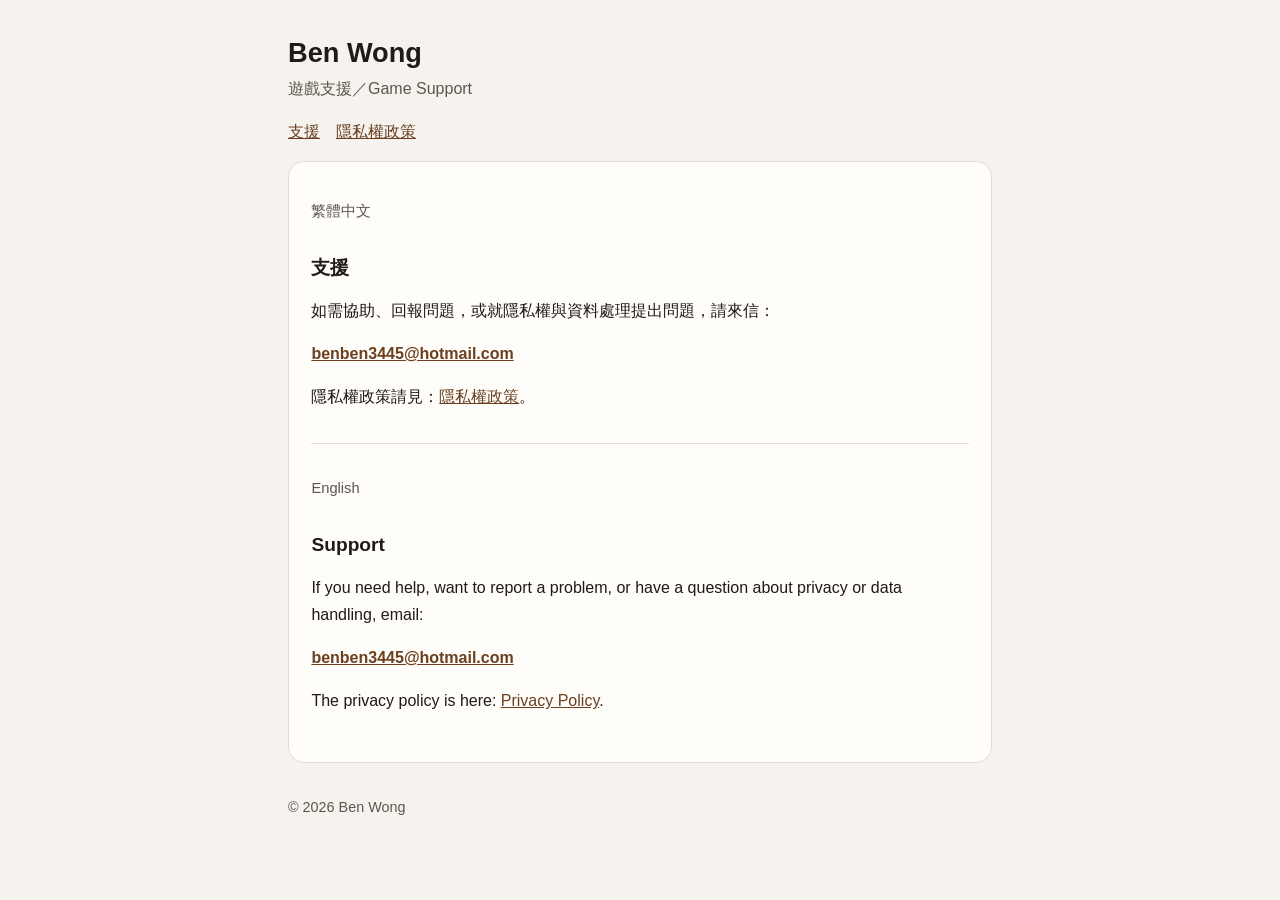
<file: index.html>
<!DOCTYPE html>
<html lang="zh-Hant">
<head>
  <meta charset="utf-8">
  <meta name="viewport" content="width=device-width, initial-scale=1">
  <title>Support — Ben Wong</title>
  <meta name="description" content="Support and contact for games published by Ben Wong.">
  <link rel="stylesheet" href="styles.css">
</head>
<body>
  <header>
    <h1>Ben Wong</h1>
    <p>遊戲支援／Game Support</p>
    <nav>
      <a href="./">支援</a>
      <a href="./privacy/">隱私權政策</a>
    </nav>
  </header>
  <main>
    <p class="lang">繁體中文</p>
    <h2>支援</h2>
    <p>如需協助、回報問題，或就隱私權與資料處理提出問題，請來信：</p>
    <p><a class="email" href="mailto:benben3445@hotmail.com">benben3445@hotmail.com</a></p>
    <p>隱私權政策請見：<a href="./privacy/">隱私權政策</a>。</p>

    <hr>

    <p class="lang">English</p>
    <h2>Support</h2>
    <p>If you need help, want to report a problem, or have a question about privacy or data handling, email:</p>
    <p><a class="email" href="mailto:benben3445@hotmail.com">benben3445@hotmail.com</a></p>
    <p>The privacy policy is here: <a href="./privacy/">Privacy Policy</a>.</p>
  </main>
  <footer>
    <p>© 2026 Ben Wong</p>
  </footer>
</body>
</html>
</file>
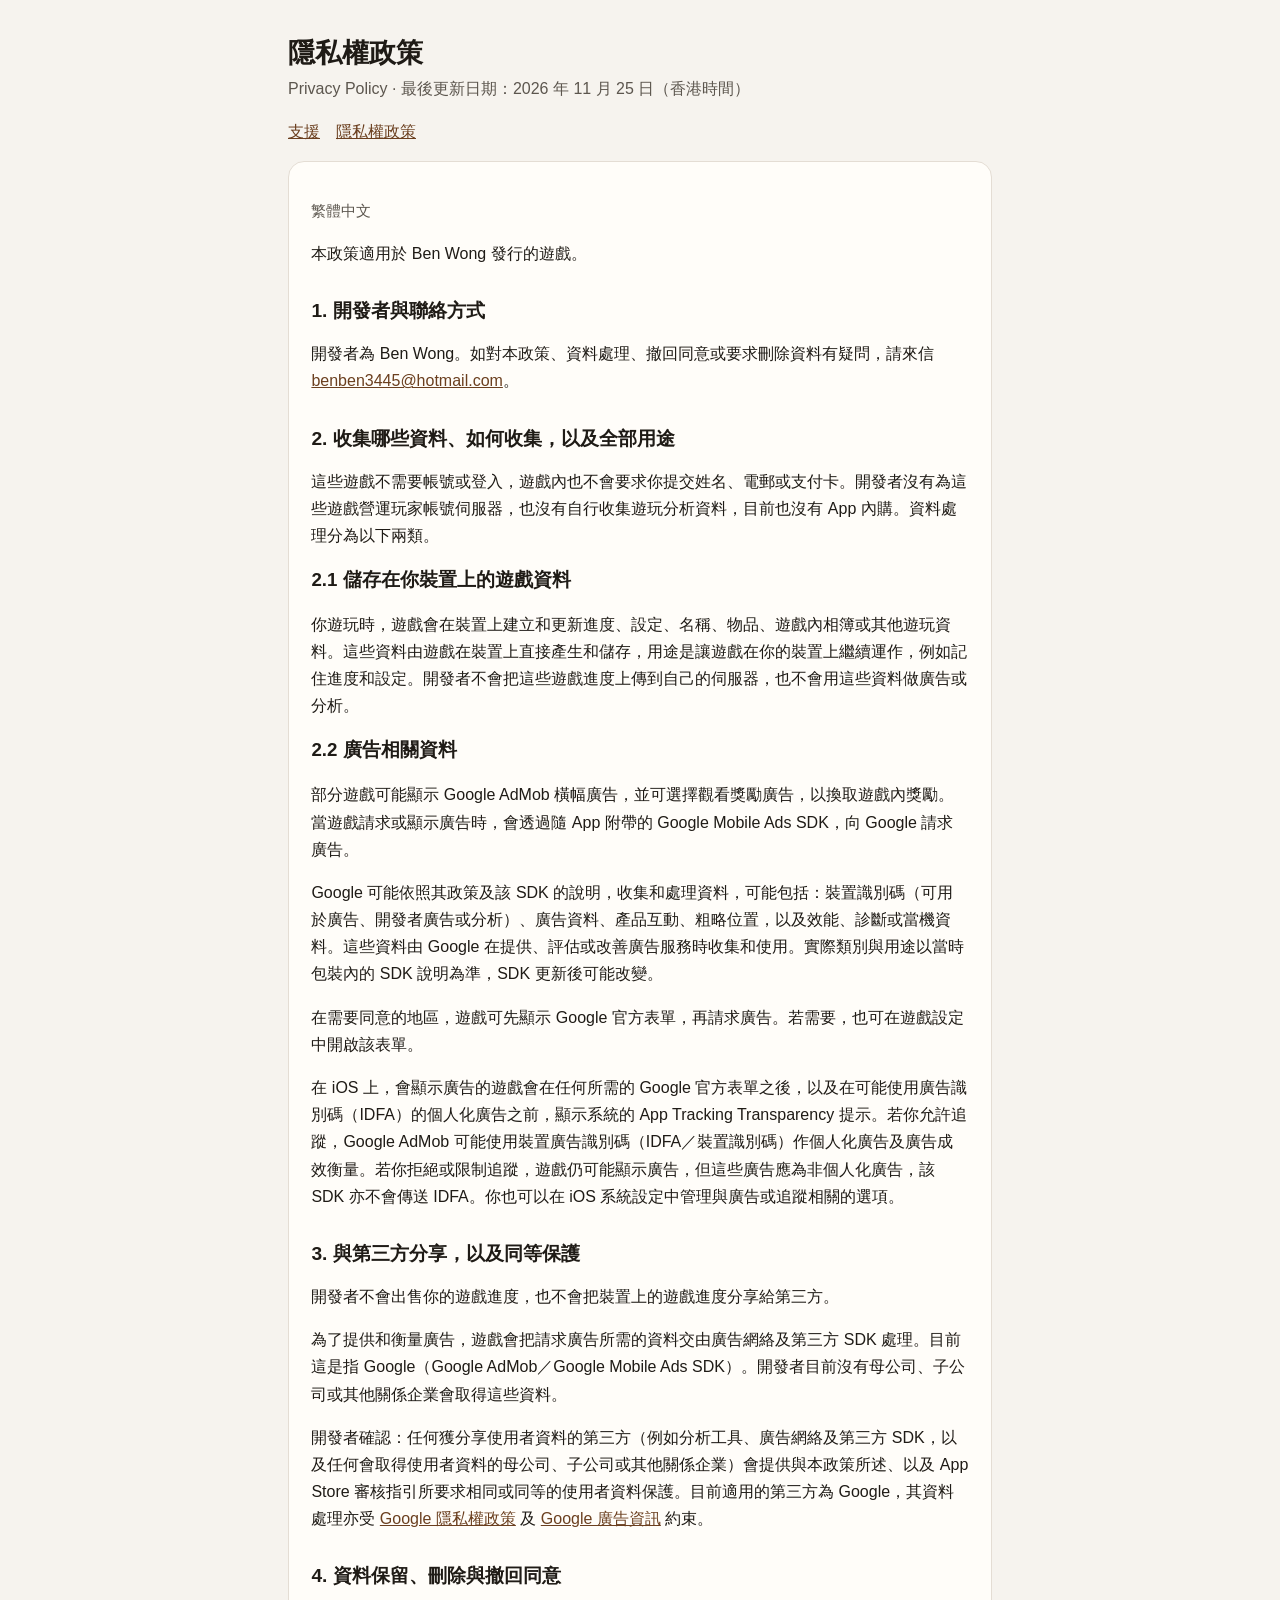
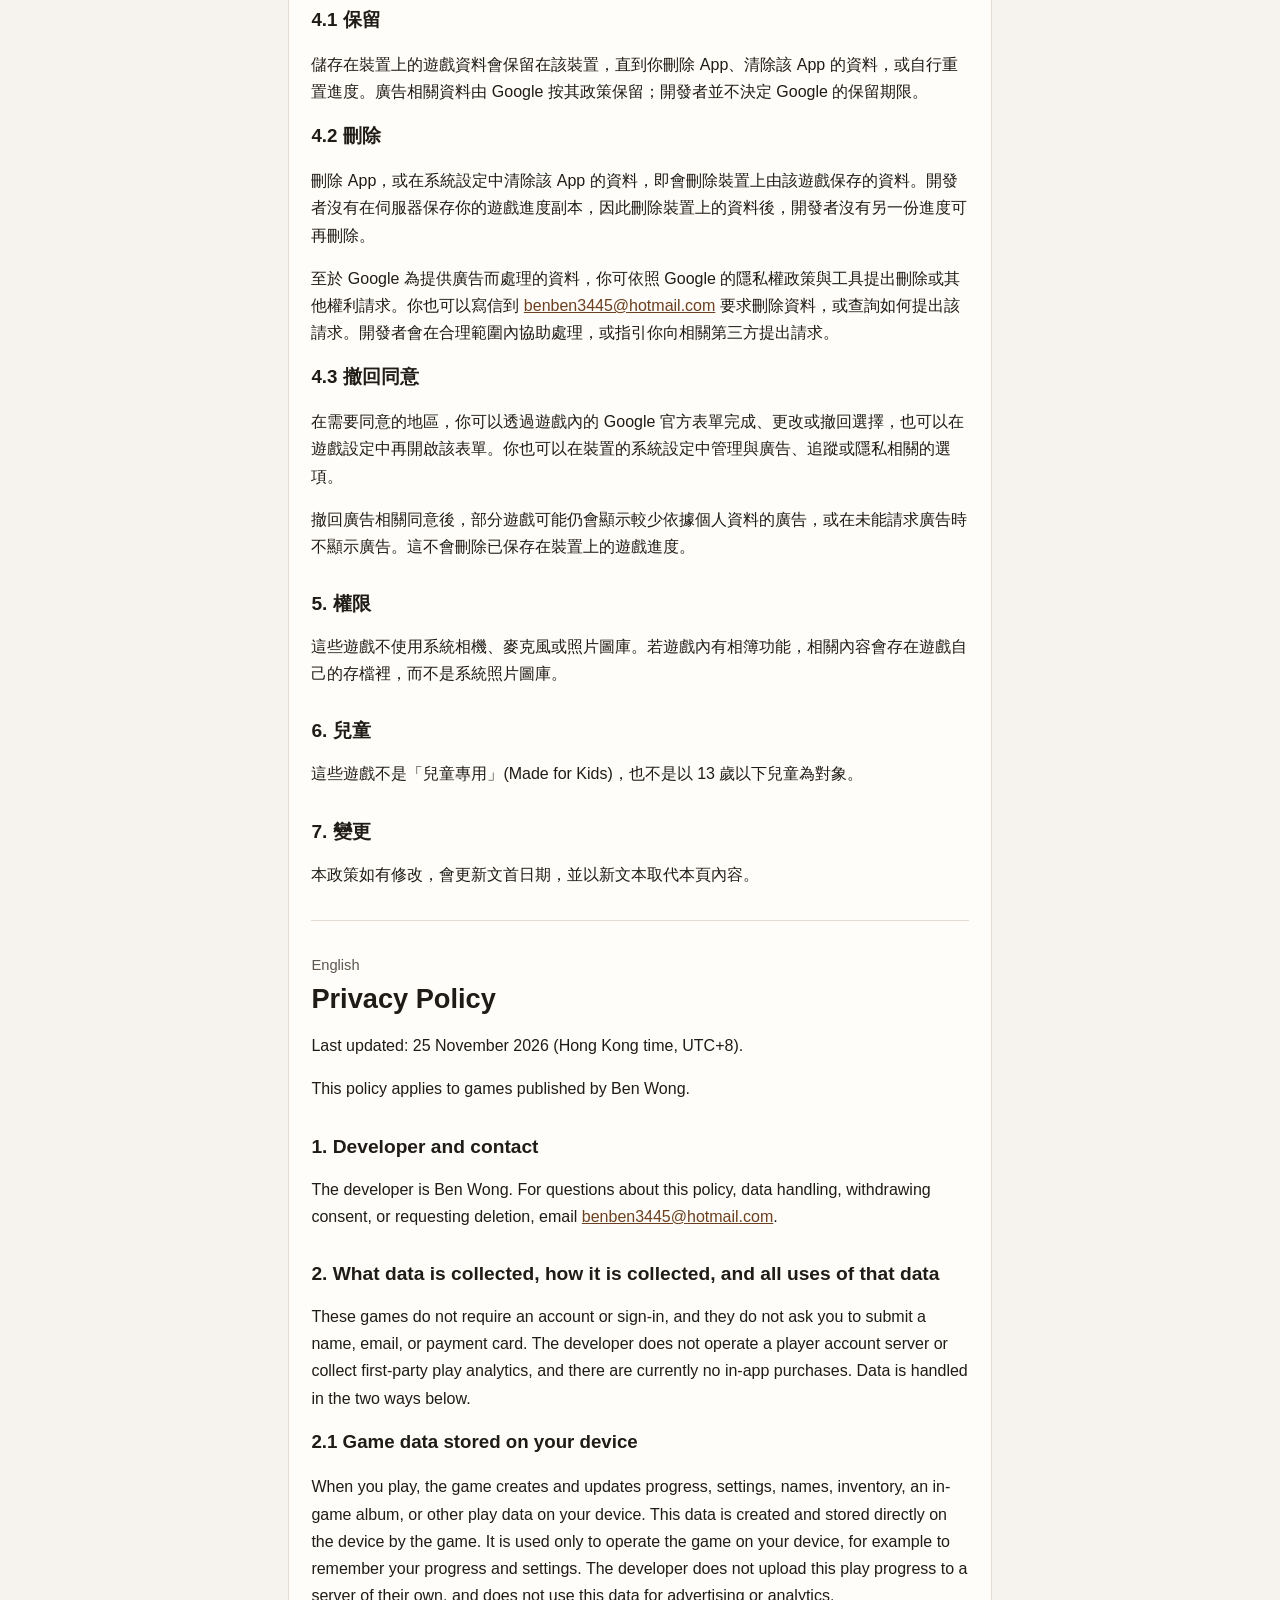
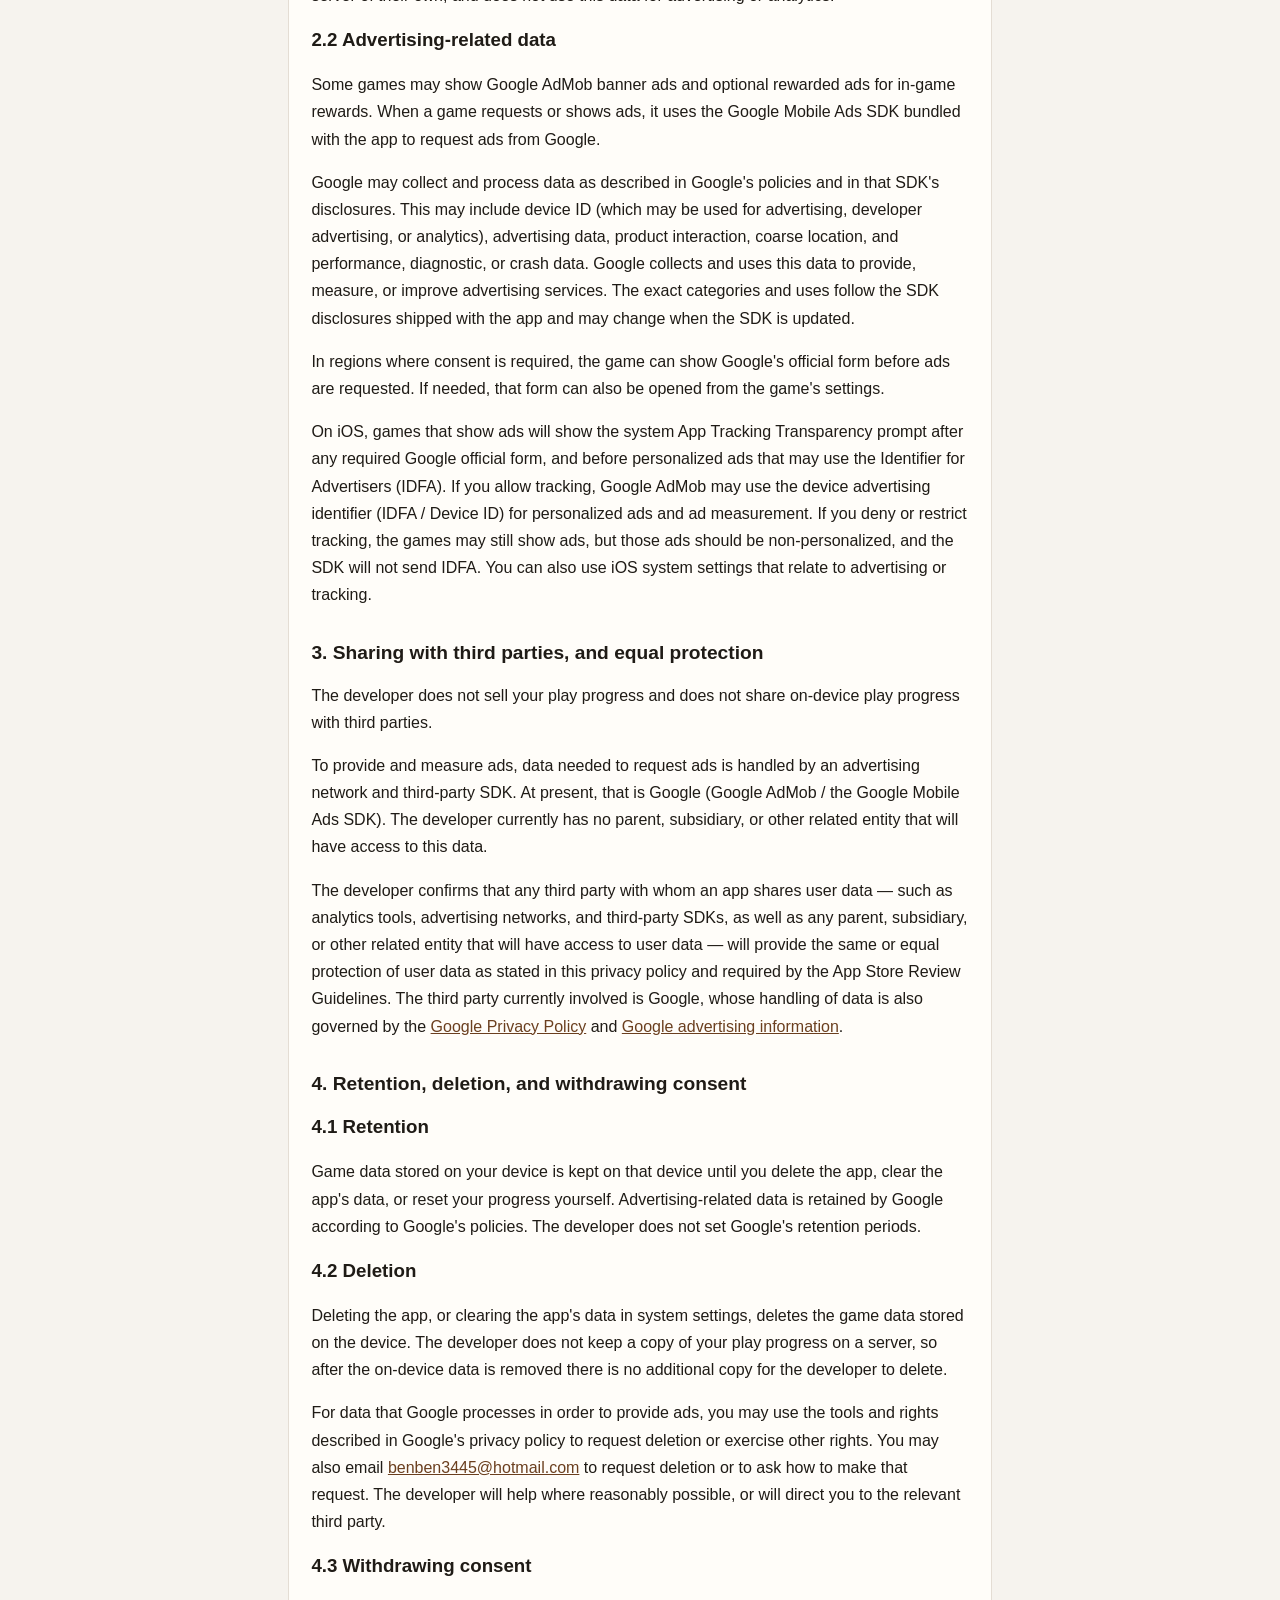
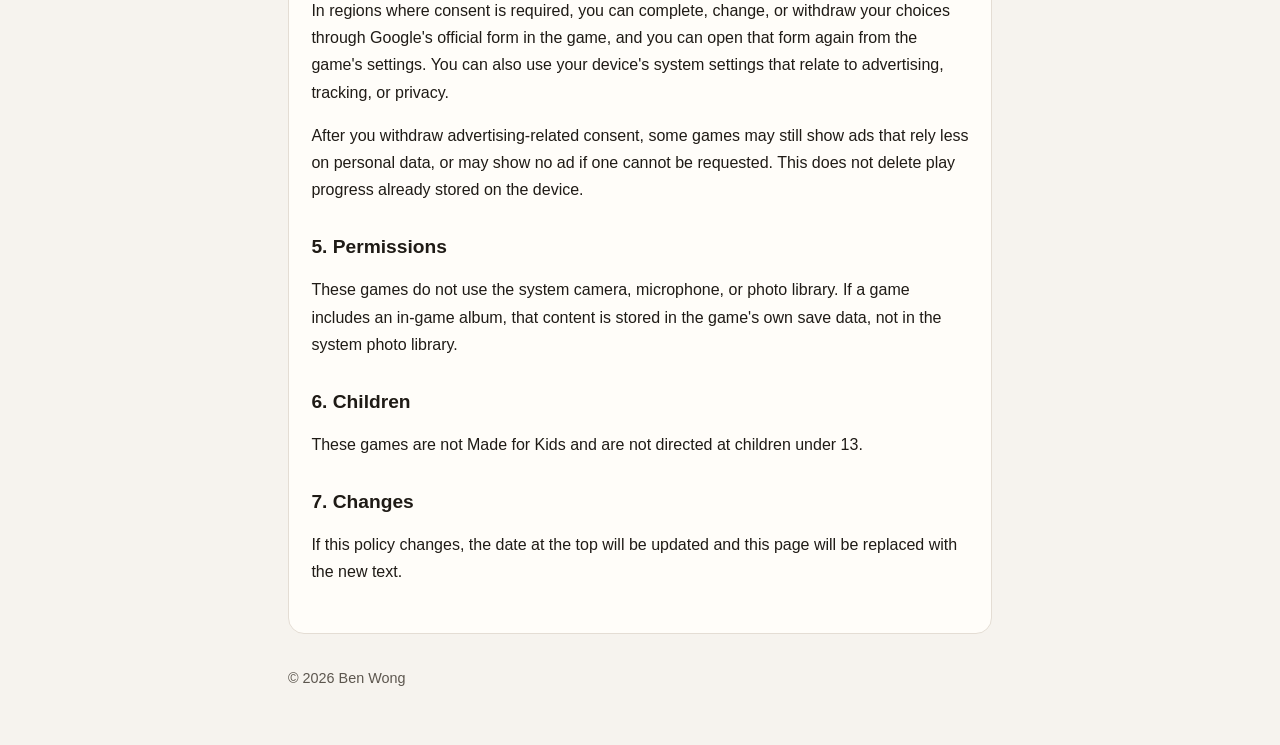
<file: privacy/index.html>
<!DOCTYPE html>
<html lang="zh-Hant">
<head>
  <meta charset="utf-8">
  <meta name="viewport" content="width=device-width, initial-scale=1">
  <title>Privacy Policy — Ben Wong</title>
  <meta name="description" content="Privacy policy for games published by Ben Wong.">
  <link rel="stylesheet" href="../styles.css">
</head>
<body>
  <header>
    <h1>隱私權政策</h1>
    <p>Privacy Policy · 最後更新日期：2026 年 11 月 25 日（香港時間）</p>
    <nav>
      <a href="../">支援</a>
      <a href="./">隱私權政策</a>
    </nav>
  </header>
  <main>
    <p class="lang">繁體中文</p>
    <p>本政策適用於 Ben Wong 發行的遊戲。</p>

    <h2>1. 開發者與聯絡方式</h2>
    <p>開發者為 Ben Wong。如對本政策、資料處理、撤回同意或要求刪除資料有疑問，請來信 <a href="mailto:benben3445@hotmail.com">benben3445@hotmail.com</a>。</p>

    <h2>2. 收集哪些資料、如何收集，以及全部用途</h2>
    <p>這些遊戲不需要帳號或登入，遊戲內也不會要求你提交姓名、電郵或支付卡。開發者沒有為這些遊戲營運玩家帳號伺服器，也沒有自行收集遊玩分析資料，目前也沒有 App 內購。資料處理分為以下兩類。</p>
    <h3>2.1 儲存在你裝置上的遊戲資料</h3>
    <p>你遊玩時，遊戲會在裝置上建立和更新進度、設定、名稱、物品、遊戲內相簿或其他遊玩資料。這些資料由遊戲在裝置上直接產生和儲存，用途是讓遊戲在你的裝置上繼續運作，例如記住進度和設定。開發者不會把這些遊戲進度上傳到自己的伺服器，也不會用這些資料做廣告或分析。</p>
    <h3>2.2 廣告相關資料</h3>
    <p>部分遊戲可能顯示 Google AdMob 橫幅廣告，並可選擇觀看獎勵廣告，以換取遊戲內獎勵。當遊戲請求或顯示廣告時，會透過隨 App 附帶的 Google Mobile Ads SDK，向 Google 請求廣告。</p>
    <p>Google 可能依照其政策及該 SDK 的說明，收集和處理資料，可能包括：裝置識別碼（可用於廣告、開發者廣告或分析）、廣告資料、產品互動、粗略位置，以及效能、診斷或當機資料。這些資料由 Google 在提供、評估或改善廣告服務時收集和使用。實際類別與用途以當時包裝內的 SDK 說明為準，SDK 更新後可能改變。</p>
    <p>在需要同意的地區，遊戲可先顯示 Google 官方表單，再請求廣告。若需要，也可在遊戲設定中開啟該表單。</p>
    <p>在 iOS 上，會顯示廣告的遊戲會在任何所需的 Google 官方表單之後，以及在可能使用廣告識別碼（IDFA）的個人化廣告之前，顯示系統的 App Tracking Transparency 提示。若你允許追蹤，Google AdMob 可能使用裝置廣告識別碼（IDFA／裝置識別碼）作個人化廣告及廣告成效衡量。若你拒絕或限制追蹤，遊戲仍可能顯示廣告，但這些廣告應為非個人化廣告，該 SDK 亦不會傳送 IDFA。你也可以在 iOS 系統設定中管理與廣告或追蹤相關的選項。</p>

    <h2>3. 與第三方分享，以及同等保護</h2>
    <p>開發者不會出售你的遊戲進度，也不會把裝置上的遊戲進度分享給第三方。</p>
    <p>為了提供和衡量廣告，遊戲會把請求廣告所需的資料交由廣告網絡及第三方 SDK 處理。目前這是指 Google（Google AdMob／Google Mobile Ads SDK）。開發者目前沒有母公司、子公司或其他關係企業會取得這些資料。</p>
    <p>開發者確認：任何獲分享使用者資料的第三方（例如分析工具、廣告網絡及第三方 SDK，以及任何會取得使用者資料的母公司、子公司或其他關係企業）會提供與本政策所述、以及 App Store 審核指引所要求相同或同等的使用者資料保護。目前適用的第三方為 Google，其資料處理亦受 <a href="https://policies.google.com/privacy">Google 隱私權政策</a> 及 <a href="https://policies.google.com/technologies/ads">Google 廣告資訊</a> 約束。</p>

    <h2>4. 資料保留、刪除與撤回同意</h2>
    <h3>4.1 保留</h3>
    <p>儲存在裝置上的遊戲資料會保留在該裝置，直到你刪除 App、清除該 App 的資料，或自行重置進度。廣告相關資料由 Google 按其政策保留；開發者並不決定 Google 的保留期限。</p>
    <h3>4.2 刪除</h3>
    <p>刪除 App，或在系統設定中清除該 App 的資料，即會刪除裝置上由該遊戲保存的資料。開發者沒有在伺服器保存你的遊戲進度副本，因此刪除裝置上的資料後，開發者沒有另一份進度可再刪除。</p>
    <p>至於 Google 為提供廣告而處理的資料，你可依照 Google 的隱私權政策與工具提出刪除或其他權利請求。你也可以寫信到 <a href="mailto:benben3445@hotmail.com">benben3445@hotmail.com</a> 要求刪除資料，或查詢如何提出該請求。開發者會在合理範圍內協助處理，或指引你向相關第三方提出請求。</p>
    <h3>4.3 撤回同意</h3>
    <p>在需要同意的地區，你可以透過遊戲內的 Google 官方表單完成、更改或撤回選擇，也可以在遊戲設定中再開啟該表單。你也可以在裝置的系統設定中管理與廣告、追蹤或隱私相關的選項。</p>
    <p>撤回廣告相關同意後，部分遊戲可能仍會顯示較少依據個人資料的廣告，或在未能請求廣告時不顯示廣告。這不會刪除已保存在裝置上的遊戲進度。</p>

    <h2>5. 權限</h2>
    <p>這些遊戲不使用系統相機、麥克風或照片圖庫。若遊戲內有相簿功能，相關內容會存在遊戲自己的存檔裡，而不是系統照片圖庫。</p>

    <h2>6. 兒童</h2>
    <p>這些遊戲不是「兒童專用」(Made for Kids)，也不是以 13 歲以下兒童為對象。</p>

    <h2>7. 變更</h2>
    <p>本政策如有修改，會更新文首日期，並以新文本取代本頁內容。</p>

    <hr>

    <p class="lang">English</p>
    <h1>Privacy Policy</h1>
    <p>Last updated: 25 November 2026 (Hong Kong time, UTC+8).</p>
    <p>This policy applies to games published by Ben Wong.</p>

    <h2>1. Developer and contact</h2>
    <p>The developer is Ben Wong. For questions about this policy, data handling, withdrawing consent, or requesting deletion, email <a href="mailto:benben3445@hotmail.com">benben3445@hotmail.com</a>.</p>

    <h2>2. What data is collected, how it is collected, and all uses of that data</h2>
    <p>These games do not require an account or sign-in, and they do not ask you to submit a name, email, or payment card. The developer does not operate a player account server or collect first-party play analytics, and there are currently no in-app purchases. Data is handled in the two ways below.</p>
    <h3>2.1 Game data stored on your device</h3>
    <p>When you play, the game creates and updates progress, settings, names, inventory, an in-game album, or other play data on your device. This data is created and stored directly on the device by the game. It is used only to operate the game on your device, for example to remember your progress and settings. The developer does not upload this play progress to a server of their own, and does not use this data for advertising or analytics.</p>
    <h3>2.2 Advertising-related data</h3>
    <p>Some games may show Google AdMob banner ads and optional rewarded ads for in-game rewards. When a game requests or shows ads, it uses the Google Mobile Ads SDK bundled with the app to request ads from Google.</p>
    <p>Google may collect and process data as described in Google's policies and in that SDK's disclosures. This may include device ID (which may be used for advertising, developer advertising, or analytics), advertising data, product interaction, coarse location, and performance, diagnostic, or crash data. Google collects and uses this data to provide, measure, or improve advertising services. The exact categories and uses follow the SDK disclosures shipped with the app and may change when the SDK is updated.</p>
    <p>In regions where consent is required, the game can show Google's official form before ads are requested. If needed, that form can also be opened from the game's settings.</p>
    <p>On iOS, games that show ads will show the system App Tracking Transparency prompt after any required Google official form, and before personalized ads that may use the Identifier for Advertisers (IDFA). If you allow tracking, Google AdMob may use the device advertising identifier (IDFA / Device ID) for personalized ads and ad measurement. If you deny or restrict tracking, the games may still show ads, but those ads should be non-personalized, and the SDK will not send IDFA. You can also use iOS system settings that relate to advertising or tracking.</p>

    <h2>3. Sharing with third parties, and equal protection</h2>
    <p>The developer does not sell your play progress and does not share on-device play progress with third parties.</p>
    <p>To provide and measure ads, data needed to request ads is handled by an advertising network and third-party SDK. At present, that is Google (Google AdMob / the Google Mobile Ads SDK). The developer currently has no parent, subsidiary, or other related entity that will have access to this data.</p>
    <p>The developer confirms that any third party with whom an app shares user data — such as analytics tools, advertising networks, and third-party SDKs, as well as any parent, subsidiary, or other related entity that will have access to user data — will provide the same or equal protection of user data as stated in this privacy policy and required by the App Store Review Guidelines. The third party currently involved is Google, whose handling of data is also governed by the <a href="https://policies.google.com/privacy">Google Privacy Policy</a> and <a href="https://policies.google.com/technologies/ads">Google advertising information</a>.</p>

    <h2>4. Retention, deletion, and withdrawing consent</h2>
    <h3>4.1 Retention</h3>
    <p>Game data stored on your device is kept on that device until you delete the app, clear the app's data, or reset your progress yourself. Advertising-related data is retained by Google according to Google's policies. The developer does not set Google's retention periods.</p>
    <h3>4.2 Deletion</h3>
    <p>Deleting the app, or clearing the app's data in system settings, deletes the game data stored on the device. The developer does not keep a copy of your play progress on a server, so after the on-device data is removed there is no additional copy for the developer to delete.</p>
    <p>For data that Google processes in order to provide ads, you may use the tools and rights described in Google's privacy policy to request deletion or exercise other rights. You may also email <a href="mailto:benben3445@hotmail.com">benben3445@hotmail.com</a> to request deletion or to ask how to make that request. The developer will help where reasonably possible, or will direct you to the relevant third party.</p>
    <h3>4.3 Withdrawing consent</h3>
    <p>In regions where consent is required, you can complete, change, or withdraw your choices through Google's official form in the game, and you can open that form again from the game's settings. You can also use your device's system settings that relate to advertising, tracking, or privacy.</p>
    <p>After you withdraw advertising-related consent, some games may still show ads that rely less on personal data, or may show no ad if one cannot be requested. This does not delete play progress already stored on the device.</p>

    <h2>5. Permissions</h2>
    <p>These games do not use the system camera, microphone, or photo library. If a game includes an in-game album, that content is stored in the game's own save data, not in the system photo library.</p>

    <h2>6. Children</h2>
    <p>These games are not Made for Kids and are not directed at children under 13.</p>

    <h2>7. Changes</h2>
    <p>If this policy changes, the date at the top will be updated and this page will be replaced with the new text.</p>
  </main>
  <footer>
    <p>© 2026 Ben Wong</p>
  </footer>
</body>
</html>
</file>
<file: styles.css>
:root {
  --bg: #f6f3ee;
  --card: #fffdf9;
  --ink: #1f1b16;
  --muted: #5c564e;
  --line: #e4ddd4;
  --accent: #7a4e2d;
  --link: #6b3f1f;
}
* { box-sizing: border-box; }
html { color-scheme: light; }
body {
  margin: 0;
  font-family: "PingFang TC", "Noto Sans TC", "Hiragino Sans GB", "Segoe UI", sans-serif;
  background: var(--bg);
  color: var(--ink);
  line-height: 1.7;
}
header, main, footer { width: min(44rem, calc(100% - 2rem)); margin-inline: auto; }
header { padding: 2.2rem 0 1rem; }
header p { margin: 0.25rem 0 0; color: var(--muted); }
h1, h2, h3 { line-height: 1.3; }
h1 { margin: 0; font-size: 1.7rem; }
h2 { margin-top: 2rem; font-size: 1.2rem; }
a { color: var(--link); }
nav { display: flex; gap: 1rem; flex-wrap: wrap; margin: 1rem 0 0; }
main {
  background: var(--card);
  border: 1px solid var(--line);
  border-radius: 16px;
  padding: 1.4rem 1.4rem 2rem;
  margin-bottom: 2rem;
}
.lang { color: var(--muted); font-size: 0.92rem; margin-bottom: 0.2rem; }
hr { border: 0; border-top: 1px solid var(--line); margin: 2rem 0; }
footer { color: var(--muted); font-size: 0.9rem; padding-bottom: 2.5rem; }
.email { font-weight: 600; }
</file>
